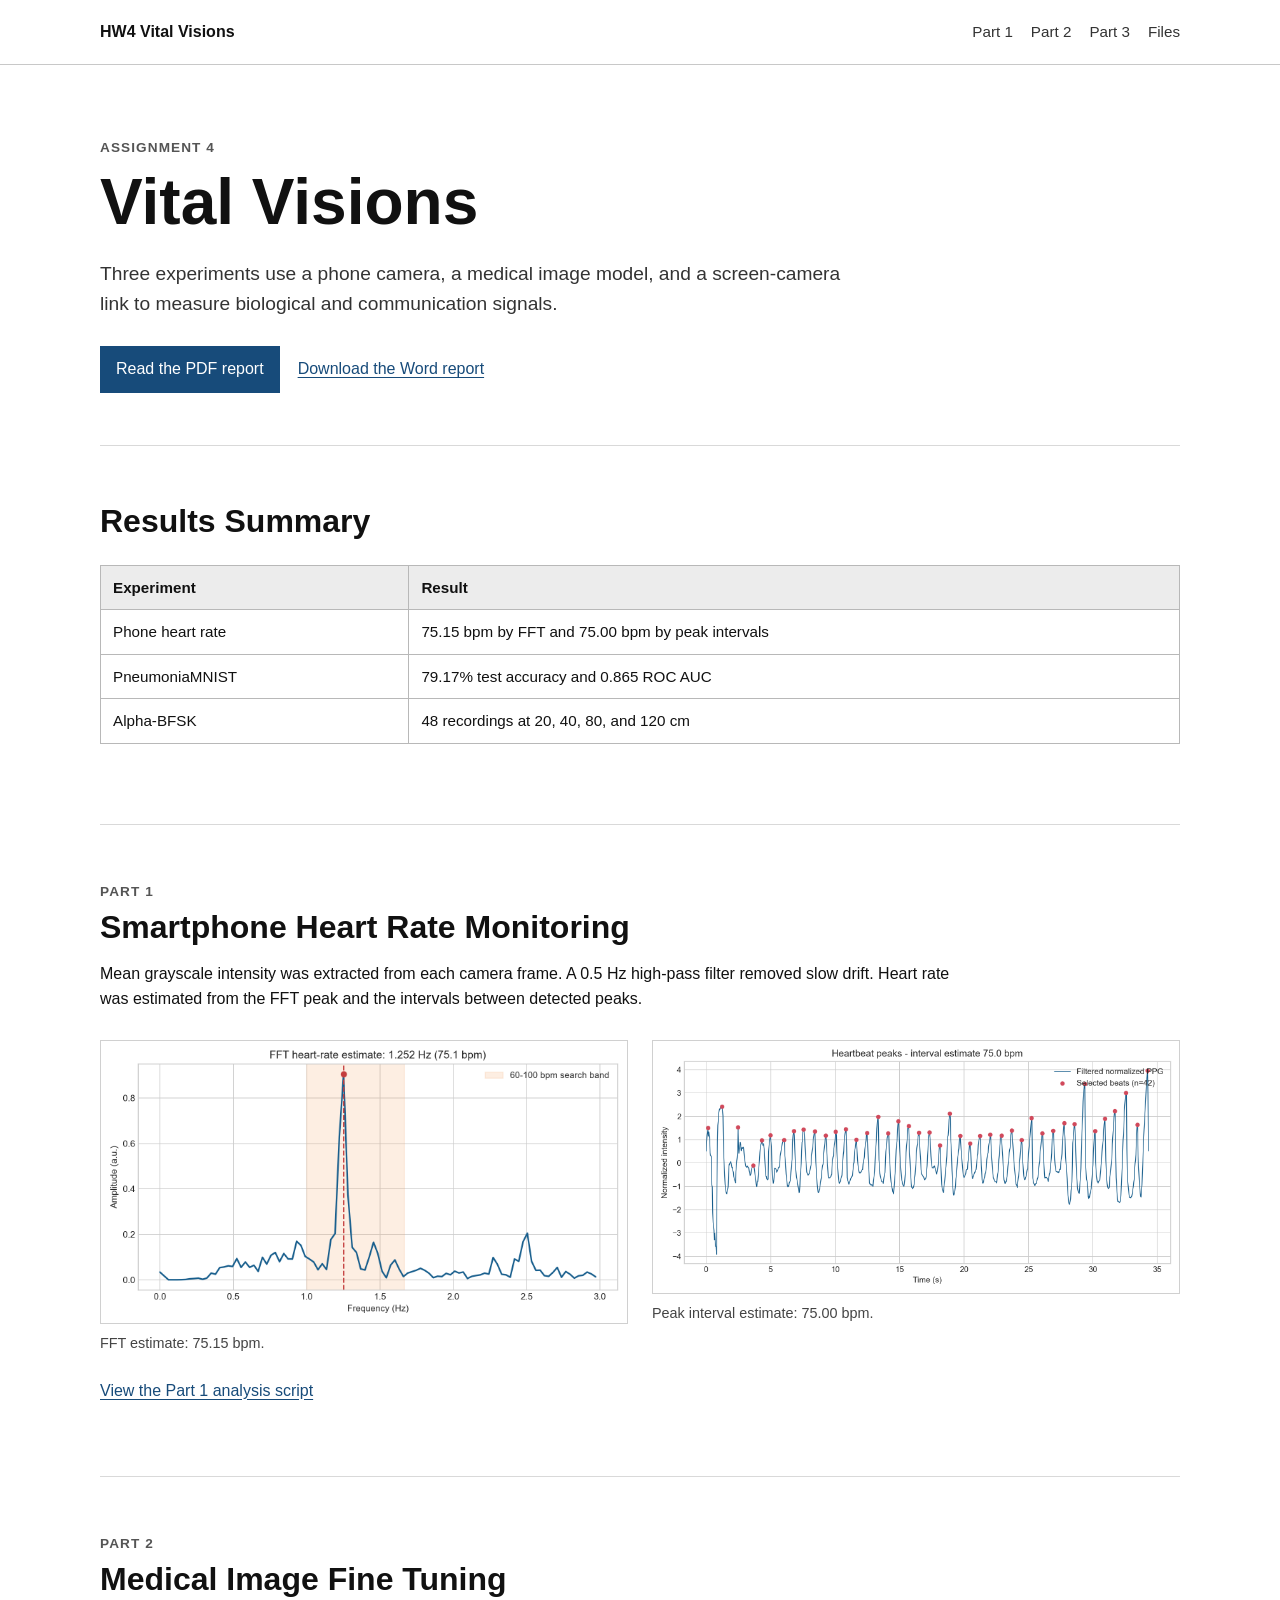
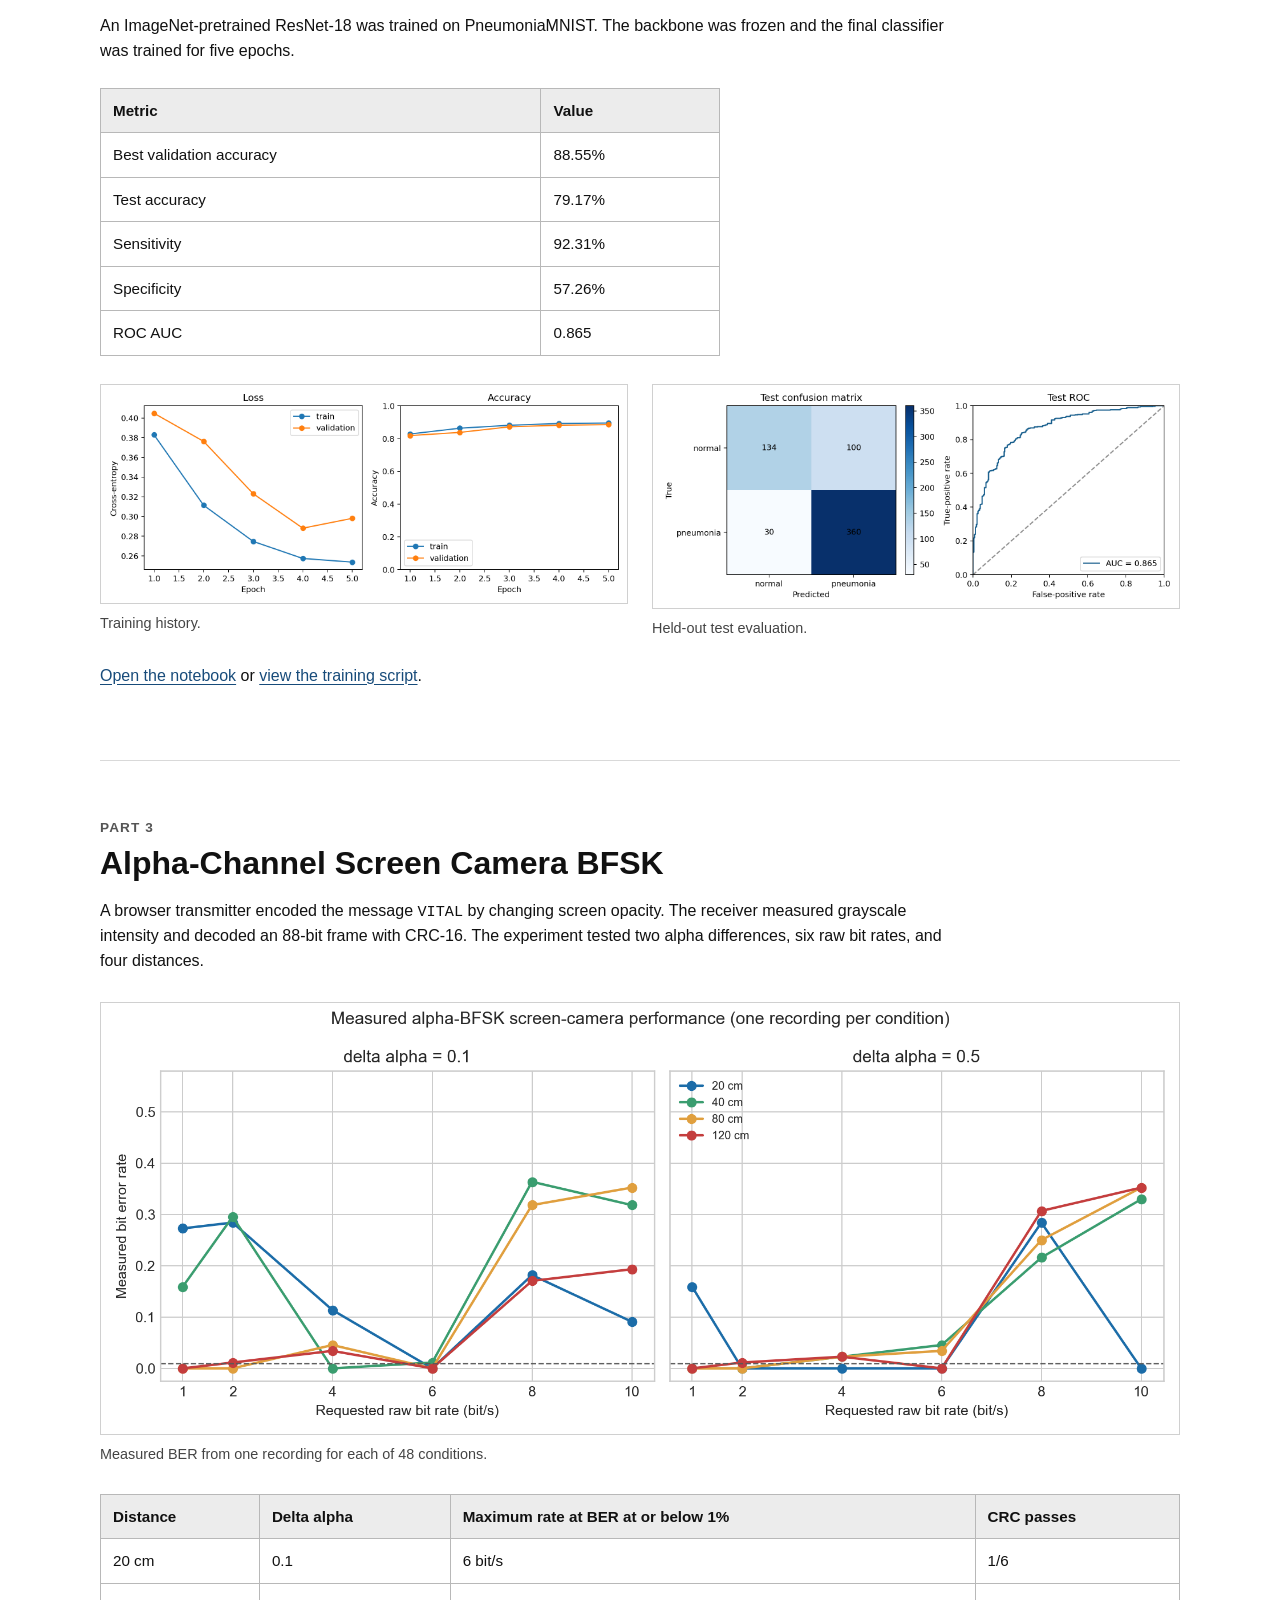
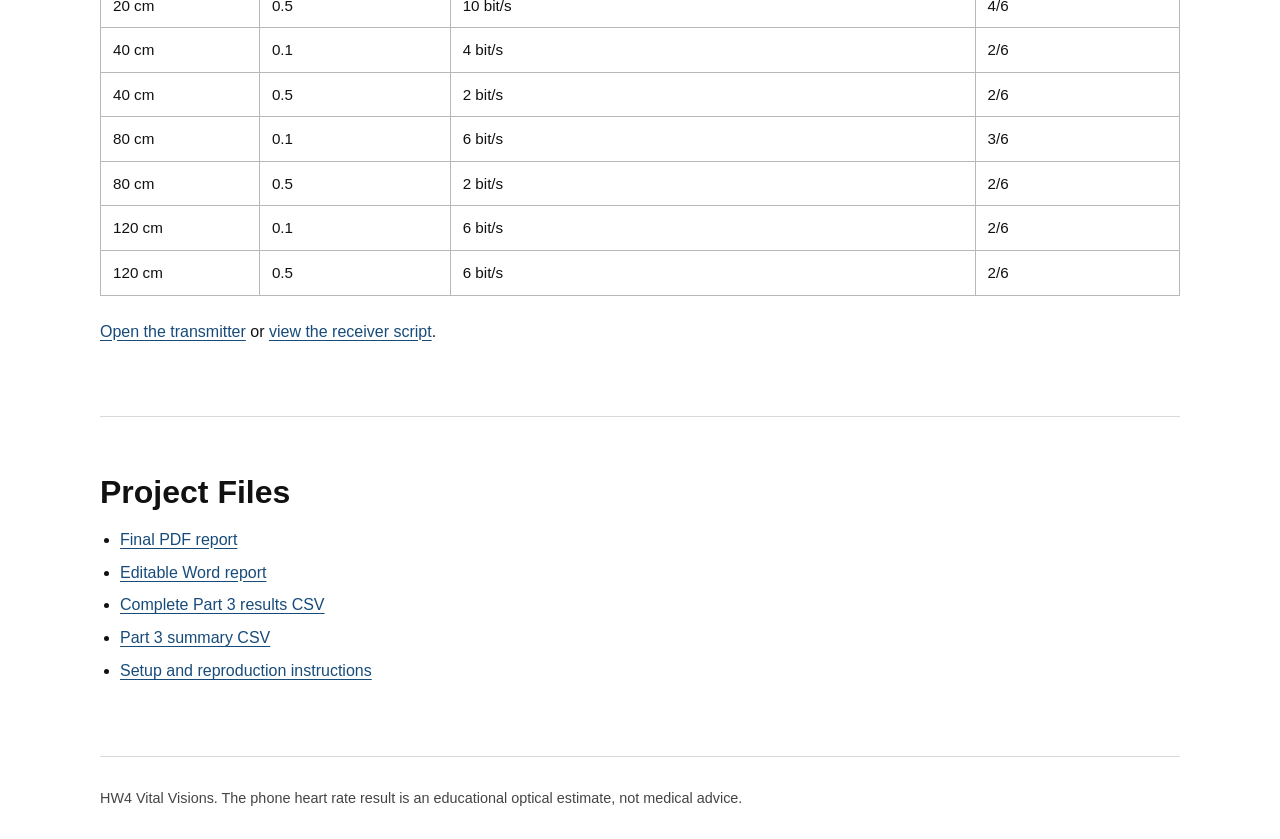
<file: index.html>
<!doctype html>
<html lang="en">
<head>
  <meta charset="utf-8">
  <meta name="viewport" content="width=device-width, initial-scale=1">
  <meta name="description" content="HW4 Vital Visions: smartphone heart rate, medical image fine tuning, and screen-to-camera communication experiments.">
  <title>HW4 Vital Visions</title>
  <link rel="icon" href="data:,">
  <link rel="stylesheet" href="styles.css">
</head>
<body>
  <header class="site-header">
    <div class="container header-row">
      <a class="site-name" href="#top">HW4 Vital Visions</a>
      <nav aria-label="Primary navigation">
        <a href="#part1">Part 1</a>
        <a href="#part2">Part 2</a>
        <a href="#part3">Part 3</a>
        <a href="#files">Files</a>
      </nav>
    </div>
  </header>

  <main id="top">
    <section class="container introduction">
      <p class="label">Assignment 4</p>
      <h1>Vital Visions</h1>
      <p class="lead">Three experiments use a phone camera, a medical image model, and a screen-camera link to measure biological and communication signals.</p>
      <div class="links">
        <a class="button" href="output/pdf/HW4_Vital_Visions_Report.pdf">Read the PDF report</a>
        <a href="output/docx/HW4_Vital_Visions_Report.docx">Download the Word report</a>
      </div>
    </section>

    <section class="container section" aria-labelledby="summary-heading">
      <h2 id="summary-heading">Results Summary</h2>
      <div class="table-wrap">
        <table>
          <thead>
            <tr><th>Experiment</th><th>Result</th></tr>
          </thead>
          <tbody>
            <tr><td>Phone heart rate</td><td>75.15 bpm by FFT and 75.00 bpm by peak intervals</td></tr>
            <tr><td>PneumoniaMNIST</td><td>79.17% test accuracy and 0.865 ROC AUC</td></tr>
            <tr><td>Alpha-BFSK</td><td>48 recordings at 20, 40, 80, and 120 cm</td></tr>
          </tbody>
        </table>
      </div>
    </section>

    <section id="part1" class="container section">
      <div class="section-heading">
        <p class="label">Part 1</p>
        <h2>Smartphone Heart Rate Monitoring</h2>
      </div>
      <p>Mean grayscale intensity was extracted from each camera frame. A 0.5 Hz high-pass filter removed slow drift. Heart rate was estimated from the FFT peak and the intervals between detected peaks.</p>
      <div class="figure-grid">
        <figure>
          <img src="part1/results/part1_fft.png" alt="FFT amplitude spectrum with a heart-rate peak near 1.252 Hz">
          <figcaption>FFT estimate: 75.15 bpm.</figcaption>
        </figure>
        <figure>
          <img src="part1/results/part1_peaks.png" alt="Filtered phone camera signal with selected heartbeat peaks">
          <figcaption>Peak interval estimate: 75.00 bpm.</figcaption>
        </figure>
      </div>
      <p class="source-link"><a href="part1/heart_rate.py">View the Part 1 analysis script</a></p>
    </section>

    <section id="part2" class="container section">
      <div class="section-heading">
        <p class="label">Part 2</p>
        <h2>Medical Image Fine Tuning</h2>
      </div>
      <p>An ImageNet-pretrained ResNet-18 was trained on PneumoniaMNIST. The backbone was frozen and the final classifier was trained for five epochs.</p>
      <div class="table-wrap compact">
        <table>
          <thead>
            <tr><th>Metric</th><th>Value</th></tr>
          </thead>
          <tbody>
            <tr><td>Best validation accuracy</td><td>88.55%</td></tr>
            <tr><td>Test accuracy</td><td>79.17%</td></tr>
            <tr><td>Sensitivity</td><td>92.31%</td></tr>
            <tr><td>Specificity</td><td>57.26%</td></tr>
            <tr><td>ROC AUC</td><td>0.865</td></tr>
          </tbody>
        </table>
      </div>
      <div class="figure-grid">
        <figure>
          <img src="part2/results/part2_training_history.png" alt="Training and validation loss and accuracy across five epochs">
          <figcaption>Training history.</figcaption>
        </figure>
        <figure>
          <img src="part2/results/part2_test_evaluation.png" alt="Test confusion matrix and ROC curve">
          <figcaption>Held-out test evaluation.</figcaption>
        </figure>
      </div>
      <p class="source-link"><a href="part2/Part2_Medical_Finetuning.ipynb">Open the notebook</a> or <a href="part2/finetune_medmnist.py">view the training script</a>.</p>
    </section>

    <section id="part3" class="container section">
      <div class="section-heading">
        <p class="label">Part 3</p>
        <h2>Alpha-Channel Screen Camera BFSK</h2>
      </div>
      <p>A browser transmitter encoded the message <code>VITAL</code> by changing screen opacity. The receiver measured grayscale intensity and decoded an 88-bit frame with CRC-16. The experiment tested two alpha differences, six raw bit rates, and four distances.</p>
      <figure class="wide-figure">
        <img src="part3/results_measured/part3_ber_measured.png" alt="Measured bit error rate by bit rate, distance, and alpha difference">
        <figcaption>Measured BER from one recording for each of 48 conditions.</figcaption>
      </figure>
      <div class="table-wrap">
        <table>
          <thead>
            <tr><th>Distance</th><th>Delta alpha</th><th>Maximum rate at BER at or below 1%</th><th>CRC passes</th></tr>
          </thead>
          <tbody>
            <tr><td>20 cm</td><td>0.1</td><td>6 bit/s</td><td>1/6</td></tr>
            <tr><td>20 cm</td><td>0.5</td><td>10 bit/s</td><td>4/6</td></tr>
            <tr><td>40 cm</td><td>0.1</td><td>4 bit/s</td><td>2/6</td></tr>
            <tr><td>40 cm</td><td>0.5</td><td>2 bit/s</td><td>2/6</td></tr>
            <tr><td>80 cm</td><td>0.1</td><td>6 bit/s</td><td>3/6</td></tr>
            <tr><td>80 cm</td><td>0.5</td><td>2 bit/s</td><td>2/6</td></tr>
            <tr><td>120 cm</td><td>0.1</td><td>6 bit/s</td><td>2/6</td></tr>
            <tr><td>120 cm</td><td>0.5</td><td>6 bit/s</td><td>2/6</td></tr>
          </tbody>
        </table>
      </div>
      <p class="source-link"><a href="part3/transmitter.html">Open the transmitter</a> or <a href="part3/receiver.py">view the receiver script</a>.</p>
    </section>

    <section id="files" class="container section files">
      <h2>Project Files</h2>
      <ul>
        <li><a href="output/pdf/HW4_Vital_Visions_Report.pdf">Final PDF report</a></li>
        <li><a href="output/docx/HW4_Vital_Visions_Report.docx">Editable Word report</a></li>
        <li><a href="part3/results_measured/part3_measured_results.csv">Complete Part 3 results CSV</a></li>
        <li><a href="part3/results_measured/part3_measured_summary.csv">Part 3 summary CSV</a></li>
        <li><a href="README.md">Setup and reproduction instructions</a></li>
      </ul>
    </section>
  </main>

  <footer>
    <div class="container">
      <p>HW4 Vital Visions. The phone heart rate result is an educational optical estimate, not medical advice.</p>
    </div>
  </footer>
</body>
</html>
</file>
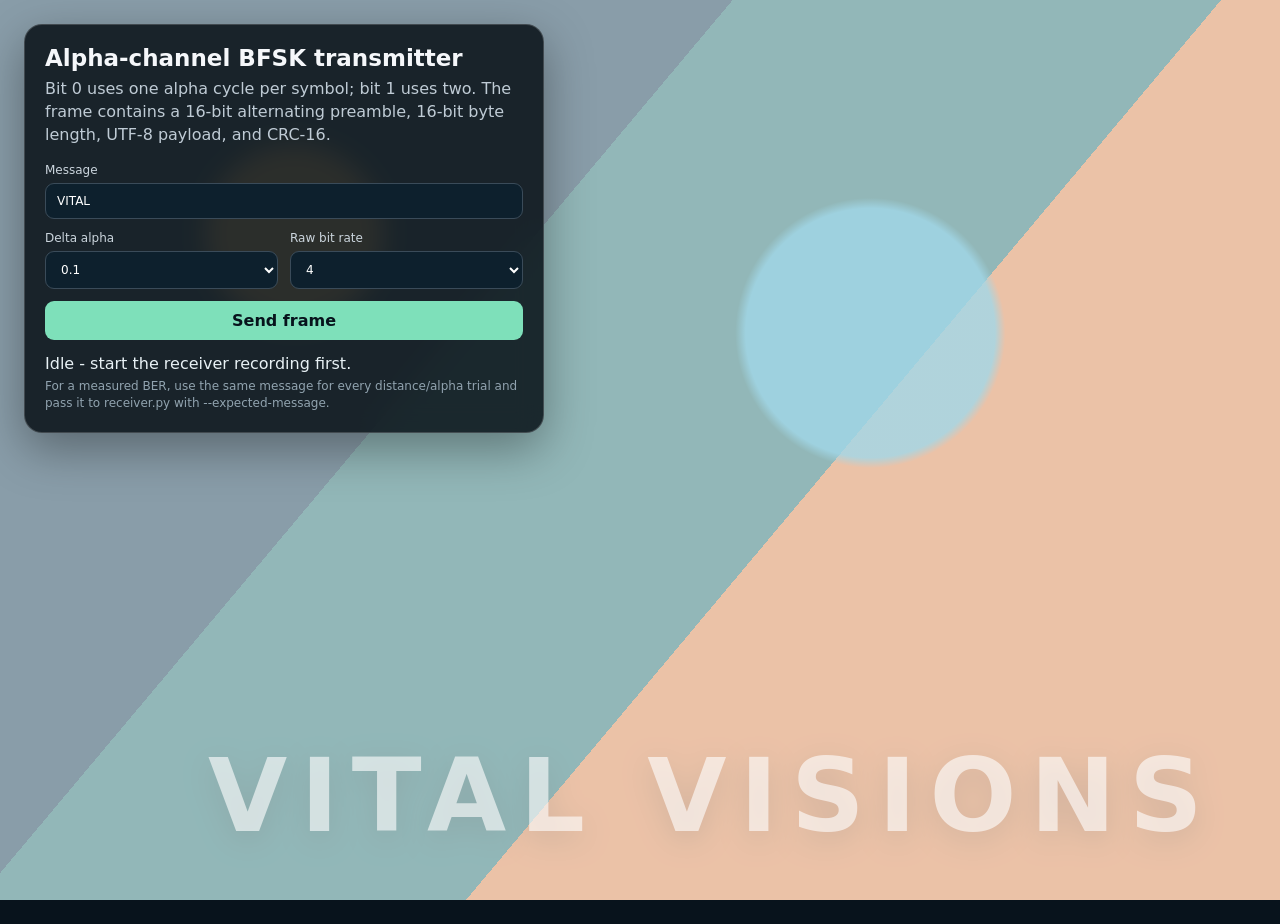
<file: part3/transmitter.html>
<!doctype html>
<html lang="en">
<head>
  <meta charset="utf-8">
  <meta name="viewport" content="width=device-width, initial-scale=1">
  <title>HW4 Alpha-BFSK Transmitter</title>
  <style>
    :root { color-scheme: dark; font-family: Inter, ui-sans-serif, system-ui, sans-serif; }
    * { box-sizing: border-box; }
    body { margin: 0; min-height: 100vh; overflow: hidden; background: #08131c; color: #f5f7fa; }
    #scene {
      position: absolute; inset: 0;
      background:
        radial-gradient(circle at 23% 26%, rgba(255,197,91,.95) 0 7%, transparent 8%),
        radial-gradient(circle at 68% 37%, rgba(67,177,211,.8) 0 12%, transparent 13%),
        linear-gradient(130deg, #123b52 0 36%, #246f71 36% 60%, #d8854f 60% 100%);
    }
    #scene::after {
      content: "VITAL VISIONS"; position: absolute; right: 5vw; bottom: 5vh;
      font-weight: 900; letter-spacing: .13em; font-size: clamp(34px, 8vw, 120px);
      color: rgba(255,255,255,.62); text-shadow: 0 8px 30px rgba(0,0,0,.25);
    }
    #alphaOverlay { position: absolute; inset: 0; background: white; opacity: .5; pointer-events: none; }
    .panel {
      position: relative; z-index: 2; width: min(520px, calc(100vw - 32px)); margin: 24px;
      padding: 20px; border-radius: 18px; background: rgba(4,12,18,.84);
      border: 1px solid rgba(255,255,255,.18); box-shadow: 0 16px 48px rgba(0,0,0,.35);
      backdrop-filter: blur(12px);
    }
    h1 { margin: 0 0 6px; font-size: 23px; }
    p { color: #bfcbd5; line-height: 1.45; margin: 5px 0 16px; }
    .grid { display: grid; grid-template-columns: 1fr 1fr; gap: 12px; }
    label { display: grid; gap: 6px; font-size: 12px; color: #cbd5dd; }
    label:first-child { grid-column: 1 / -1; }
    input, select, button { font: inherit; border-radius: 9px; border: 1px solid #3a4b59; padding: 10px 11px; }
    input, select { color: white; background: #0d202d; }
    button { grid-column: 1 / -1; cursor: pointer; color: #07131c; font-weight: 800; background: #7ee0ba; border: none; }
    button:disabled { opacity: .55; cursor: wait; }
    #status { margin-top: 14px; font-variant-numeric: tabular-nums; color: #e8f1f5; }
    .note { font-size: 12px; color: #91a3af; margin-bottom: 0; }
  </style>
</head>
<body>
  <div id="scene"></div>
  <div id="alphaOverlay"></div>
  <main class="panel">
    <h1>Alpha-channel BFSK transmitter</h1>
    <p>Bit 0 uses one alpha cycle per symbol; bit 1 uses two. The frame contains a 16-bit alternating preamble, 16-bit byte length, UTF-8 payload, and CRC-16.</p>
    <div class="grid">
      <label>Message<input id="message" value="VITAL"></label>
      <label>Delta alpha
        <select id="delta"><option value="0.1">0.1</option><option value="0.5">0.5</option></select>
      </label>
      <label>Raw bit rate
        <select id="rate"><option>1</option><option>2</option><option selected>4</option><option>6</option><option>8</option><option>10</option></select>
      </label>
      <button id="send">Send frame</button>
    </div>
    <div id="status">Idle - start the receiver recording first.</div>
    <p class="note">For a measured BER, use the same message for every distance/alpha trial and pass it to receiver.py with --expected-message.</p>
  </main>
  <script>
    const overlay = document.querySelector('#alphaOverlay');
    const sendButton = document.querySelector('#send');
    const status = document.querySelector('#status');
    const preamble = Array.from({length: 16}, (_, i) => i % 2 === 0 ? 1 : 0);

    function bytesToBits(bytes) {
      const bits = [];
      for (const byte of bytes) for (let shift = 7; shift >= 0; shift--) bits.push((byte >> shift) & 1);
      return bits;
    }
    function crc16(bytes) {
      let crc = 0xffff;
      for (const byte of bytes) {
        crc ^= byte << 8;
        for (let i = 0; i < 8; i++) crc = (crc & 0x8000) ? ((crc << 1) ^ 0x1021) & 0xffff : (crc << 1) & 0xffff;
      }
      return crc;
    }
    function encodeFrame(message) {
      const payload = new TextEncoder().encode(message);
      if (payload.length > 65535) throw new Error('Message exceeds the 16-bit length field.');
      const length = new Uint8Array([payload.length >> 8, payload.length & 255]);
      const crc = crc16(payload);
      return [...preamble, ...bytesToBits(length), ...bytesToBits(payload), ...bytesToBits(new Uint8Array([crc >> 8, crc & 255]))];
    }
    function transmit(bits, rawRate, deltaAlpha) {
      return new Promise(resolve => {
        const symbolMs = 1000 / rawRate;
        const start = performance.now();
        const duration = bits.length * symbolMs;
        function tick(now) {
          const elapsed = now - start;
          if (elapsed >= duration) { overlay.style.opacity = '0.5'; resolve(); return; }
          const index = Math.floor(elapsed / symbolMs);
          const localSeconds = (elapsed - index * symbolMs) / 1000;
          const frequency = bits[index] ? 2 * rawRate : rawRate;
          const alpha = 0.5 + 0.5 * deltaAlpha * Math.sin(2 * Math.PI * frequency * localSeconds);
          overlay.style.opacity = String(Math.max(0, Math.min(1, alpha)));
          status.textContent = `Sending bit ${index + 1}/${bits.length} | value ${bits[index]} | alpha ${alpha.toFixed(3)}`;
          requestAnimationFrame(tick);
        }
        requestAnimationFrame(tick);
      });
    }
    sendButton.addEventListener('click', async () => {
      const message = document.querySelector('#message').value;
      const delta = Number(document.querySelector('#delta').value);
      const rate = Number(document.querySelector('#rate').value);
      const bits = encodeFrame(message);
      sendButton.disabled = true;
      status.textContent = `Starting ${bits.length}-bit frame...`;
      await transmit(bits, rate, delta);
      status.textContent = `Done: ${bits.length} bits in ${(bits.length / rate).toFixed(2)} s. Keep this page and settings for repeat trials.`;
      sendButton.disabled = false;
    });
  </script>
</body>
</html>
</file>
<file: styles.css>
:root {
  color: #111;
  background: #fff;
  font-family: Arial, Helvetica, sans-serif;
  font-size: 16px;
  line-height: 1.55;
}

* {
  box-sizing: border-box;
}

html {
  scroll-behavior: smooth;
}

body {
  margin: 0;
  background: #fff;
  color: #111;
}

a {
  color: #174b7a;
  text-underline-offset: 0.18em;
}

a:hover,
a:focus-visible {
  color: #0b2f52;
}

.container {
  width: min(1080px, calc(100% - 40px));
  margin-inline: auto;
}

.site-header {
  border-bottom: 1px solid #c8c8c8;
  background: #fff;
}

.header-row {
  min-height: 64px;
  display: flex;
  align-items: center;
  justify-content: space-between;
  gap: 24px;
}

.site-name {
  color: #111;
  font-weight: 700;
  text-decoration: none;
}

nav {
  display: flex;
  flex-wrap: wrap;
  gap: 18px;
}

nav a {
  color: #333;
  font-size: 0.95rem;
  text-decoration: none;
}

.introduction {
  padding: 72px 0 52px;
  border-bottom: 1px solid #d9d9d9;
}

.label {
  margin: 0 0 6px;
  color: #555;
  font-size: 0.85rem;
  font-weight: 700;
  letter-spacing: 0.08em;
  text-transform: uppercase;
}

h1,
h2 {
  margin-top: 0;
  line-height: 1.2;
}

h1 {
  margin-bottom: 18px;
  font-size: clamp(2.25rem, 6vw, 4rem);
}

h2 {
  margin-bottom: 16px;
  font-size: clamp(1.55rem, 3vw, 2rem);
}

.lead {
  max-width: 760px;
  margin: 0;
  color: #333;
  font-size: 1.2rem;
}

.links {
  display: flex;
  flex-wrap: wrap;
  align-items: center;
  gap: 18px;
  margin-top: 28px;
}

.button {
  display: inline-block;
  padding: 10px 15px;
  border: 1px solid #174b7a;
  background: #174b7a;
  color: #fff;
  text-decoration: none;
}

.button:hover,
.button:focus-visible {
  background: #0b2f52;
  color: #fff;
}

.section {
  padding: 56px 0;
  border-bottom: 1px solid #d9d9d9;
}

.section > p,
.section-heading {
  max-width: 850px;
}

.table-wrap {
  margin: 24px 0;
  overflow-x: auto;
}

.table-wrap.compact {
  max-width: 620px;
}

table {
  width: 100%;
  border-collapse: collapse;
  font-size: 0.95rem;
}

th,
td {
  padding: 10px 12px;
  border: 1px solid #b8b8b8;
  text-align: left;
  vertical-align: top;
}

th {
  background: #ececec;
  font-weight: 700;
}

.figure-grid {
  display: grid;
  grid-template-columns: repeat(2, minmax(0, 1fr));
  gap: 24px;
  margin-top: 28px;
}

figure {
  margin: 0;
}

figure img {
  display: block;
  width: 100%;
  height: auto;
  border: 1px solid #d0d0d0;
}

figcaption {
  margin-top: 8px;
  color: #444;
  font-size: 0.9rem;
}

.wide-figure {
  margin: 28px 0;
}

.source-link {
  margin-top: 24px;
}

code {
  font-family: "Courier New", Courier, monospace;
  font-size: 0.95em;
}

.files ul {
  padding-left: 1.25rem;
}

.files li + li {
  margin-top: 8px;
}

footer {
  padding: 30px 0;
  color: #444;
  font-size: 0.9rem;
}

footer p {
  margin: 0;
}

@media (max-width: 760px) {
  .header-row {
    align-items: flex-start;
    flex-direction: column;
    padding: 16px 0;
  }

  .introduction {
    padding-top: 48px;
  }

  .figure-grid {
    grid-template-columns: 1fr;
  }
}
</file>
